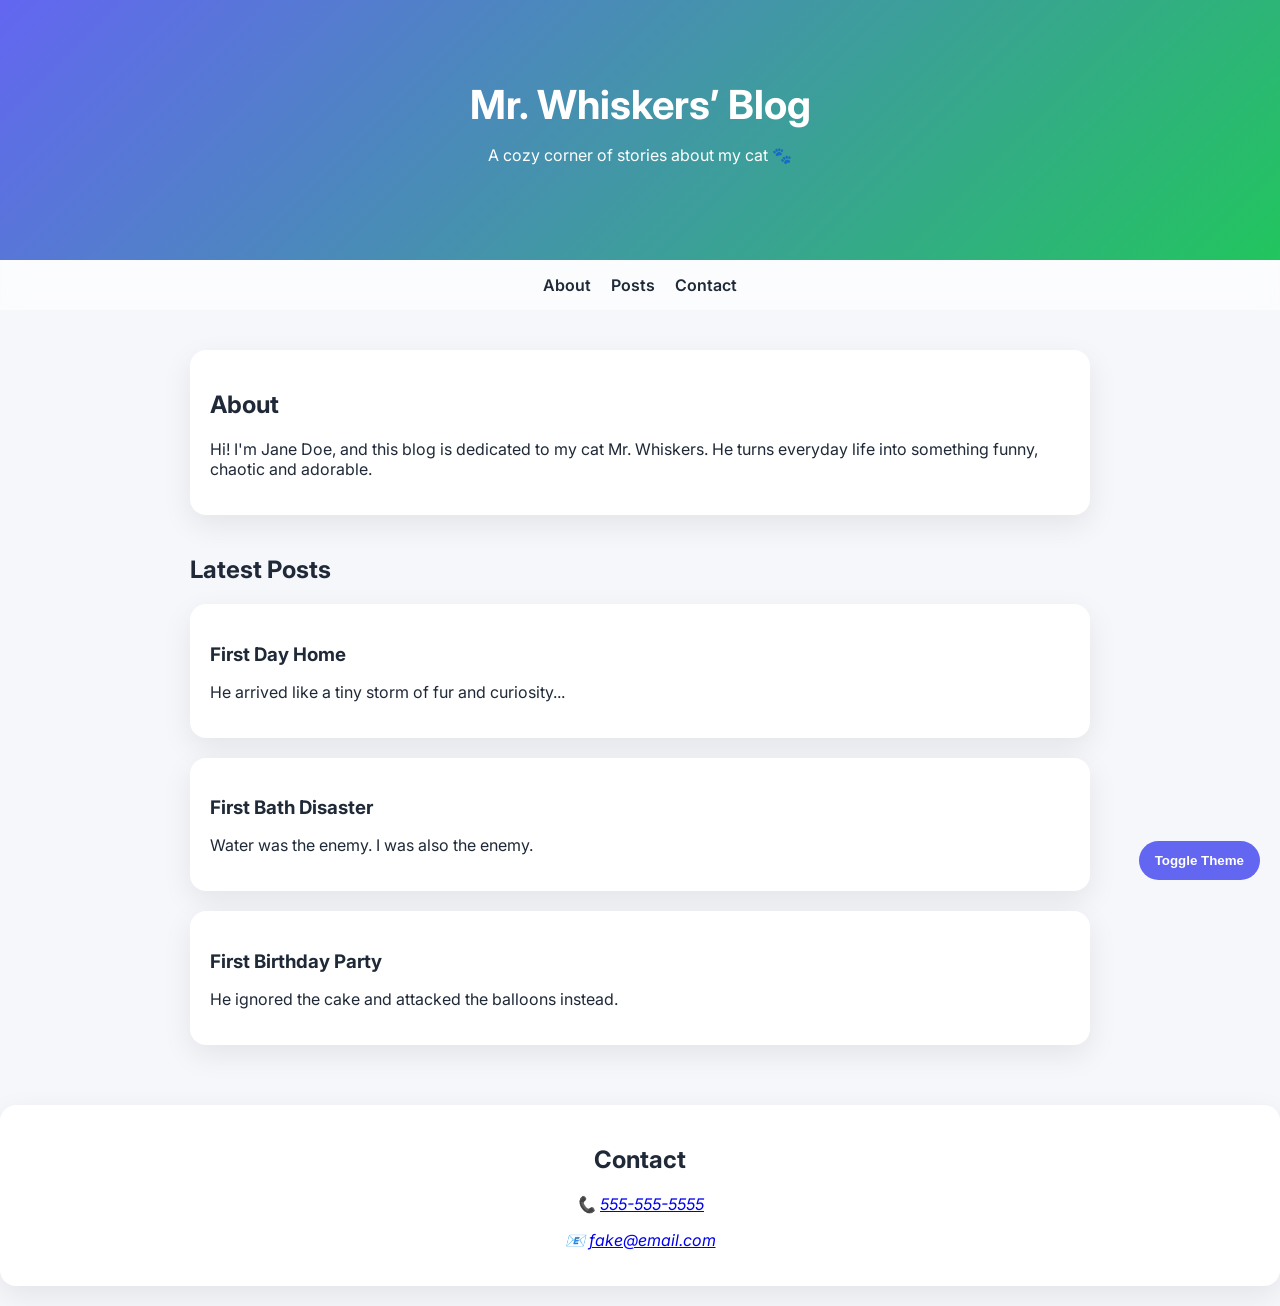
<file: Basic HTML/10. CatBlog/index.html>
<!DOCTYPE html>
<html lang="en">
  <head>
    <title>Mr. Whiskers' Blog</title>
    <meta charset="UTF-8" />
    <meta name="viewport" content="width=device-width, initial-scale=1.0" />

    <!-- Font moderna -->
    <link rel="preconnect" href="https://fonts.googleapis.com">
    <link href="https://fonts.googleapis.com/css2?family=Inter:wght@300;400;600;700&display=swap" rel="stylesheet">

    <link rel="stylesheet" href="styles.css" />
  </head>

  <body>
    <header class="hero">
      <div class="hero-content">
        <h1>Mr. Whiskers’ Blog</h1>
        <p>A cozy corner of stories about my cat 🐾</p>
      </div>
    </header>

    <nav>
      <a href="#about">About</a>
      <a href="#posts">Posts</a>
      <a href="#contact">Contact</a>
    </nav>

    <main>
      <section id="about" class="card">
        <h2>About</h2>
        <p>
          Hi! I'm Jane Doe, and this blog is dedicated to my cat Mr. Whiskers.
          He turns everyday life into something funny, chaotic and adorable.
        </p>
      </section>

      <section id="posts">
        <h2 class="section-title">Latest Posts</h2>

        <article class="card post">
          <h3>First Day Home</h3>
          <p>He arrived like a tiny storm of fur and curiosity...</p>
        </article>

        <article class="card post">
          <h3>First Bath Disaster</h3>
          <p>Water was the enemy. I was also the enemy.</p>
        </article>

        <article class="card post">
          <h3>First Birthday Party</h3>
          <p>He ignored the cake and attacked the balloons instead.</p>
        </article>
      </section>
    </main>

    <footer class="card footer" id="contact">
      <h2>Contact</h2>
      <address>
        <p>📞 <a href="tel:5555555555">555-555-5555</a></p>
        <p>📧 <a href="mailto:fake@email.com">fake@email.com</a></p>
      </address>
    </footer>

    <button id="themeBtn">Toggle Theme</button>

    <script src="script.js"></script>
  </body>
</html>
</file>
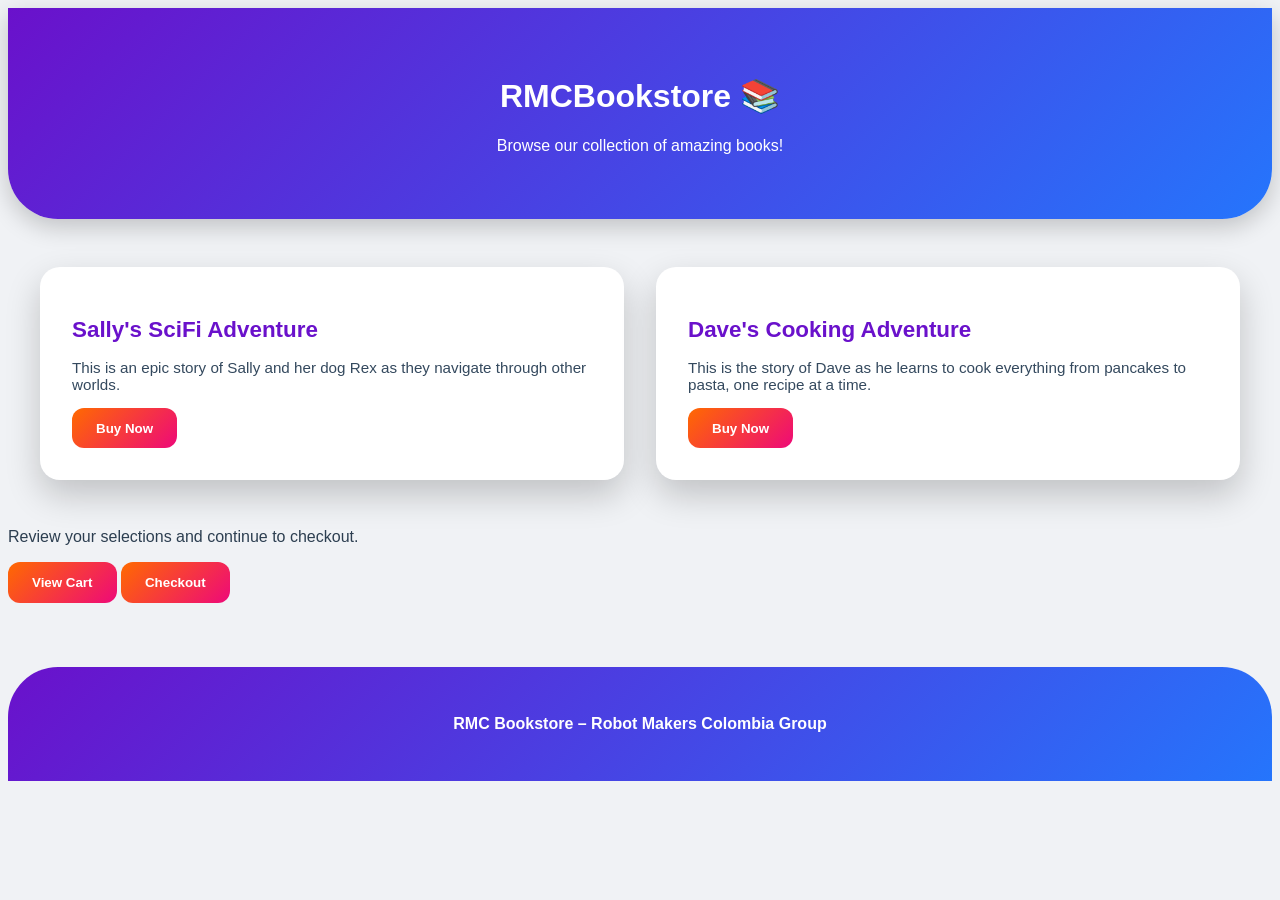
<file: Basic HTML/3. BookStore/index.html>
<!DOCTYPE html>
<html lang="en">
<head>
  <meta charset="UTF-8" />
  <title>BookStore RMC</title>
  <link rel="stylesheet" href="style.css">
</head>

<body>
  <header>
    <h1>RMCBookstore 📚</h1>
    <p>Browse our collection of amazing books!</p>
  </header>
  
  <main>
    <section class="card-container">
      <div class="card" id="sally-adventure-book">
        <h2>Sally's SciFi Adventure</h2>
        <p>This is an epic story of Sally and her dog Rex as they navigate through other worlds.</p>
        <button class="btn">Buy Now</button>
      </div>

      <div class="card" id="dave-cooking-book">
        <h2>Dave's Cooking Adventure</h2>
        <p>This is the story of Dave as he learns to cook everything from pancakes to pasta, one recipe at a time.</p>
        <button class="btn">Buy Now</button>
      </div>
    </section>

    <p class="checkout-note">Review your selections and continue to checkout.</p>

    <section class="btn-container">
      <button class="btn" id="view-cart-btn">View Cart</button>
      <button class="btn" id="checkout-btn">Checkout</button>
    </section>
  </main>

  <footer>
    <p>RMC Bookstore – Robot Makers Colombia Group</p>
  </footer>
</body>
</html>
</file>
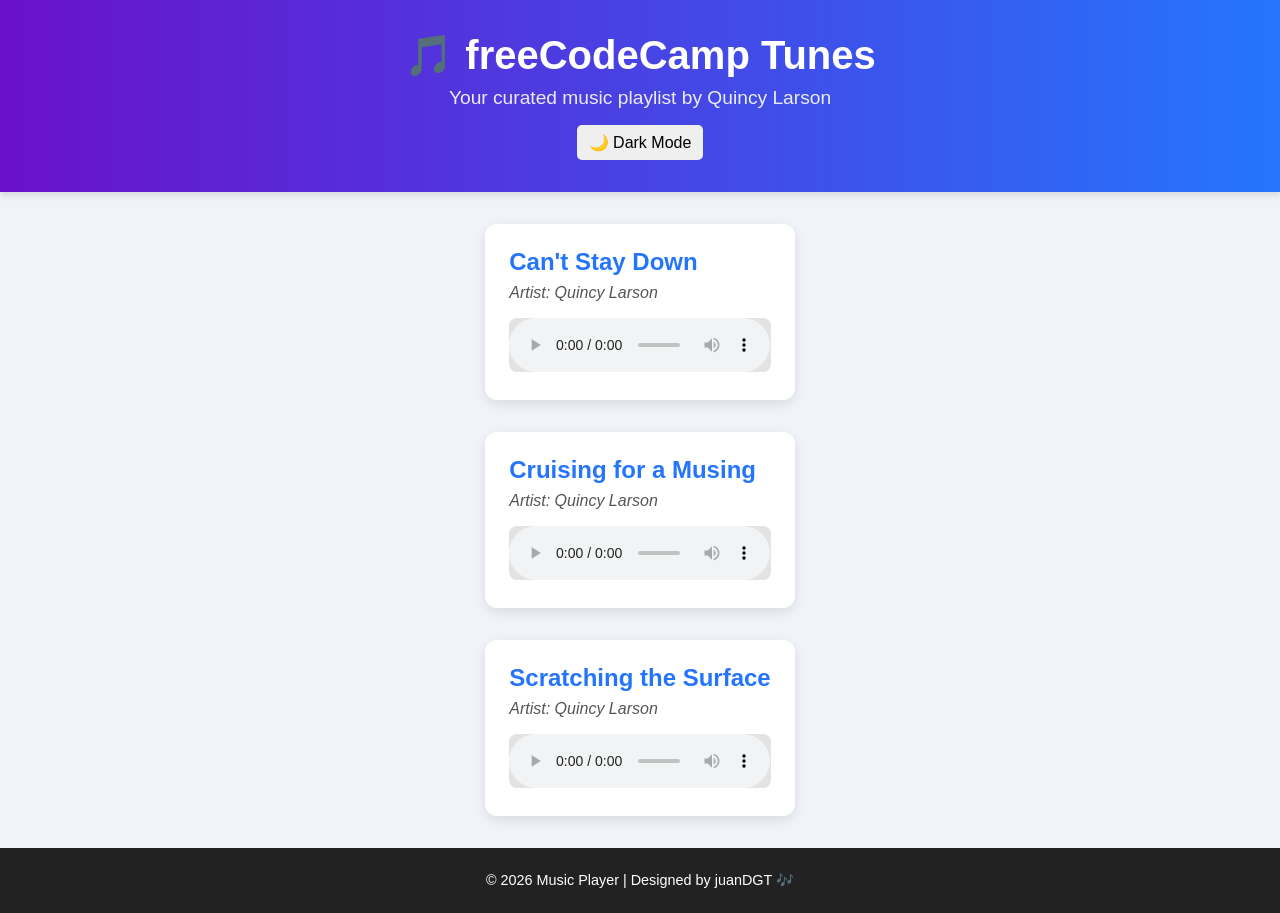
<file: Basic HTML/5. Music Player/index.html>
<!DOCTYPE html>
<html lang="en">
<head>
  <meta charset="UTF-8">
  <title>freeCodeCamp Tunes</title>
  <link rel="stylesheet" href="styles.css">
</head>
<body>

  <header>
    <h1>🎵 freeCodeCamp Tunes</h1>
    <p>Your curated music playlist by Quincy Larson</p>
  </header>

  <main>
    <section class="song">
      <h2>Can't Stay Down</h2>
      <p>Artist: Quincy Larson</p>
      <audio src="https://cdn.freecodecamp.org/curriculum/js-music-player/can't-stay-down.mp3" loop controls></audio>
    </section>

    <section class="song">
      <h2>Cruising for a Musing</h2>
      <p>Artist: Quincy Larson</p>
      <audio src="https://cdn.freecodecamp.org/curriculum/js-music-player/cruising-for-a-musing.mp3" loop controls></audio>
    </section>

    <section class="song">
      <h2>Scratching the Surface</h2>
      <p>Artist: Quincy Larson</p>
      <audio src="https://cdn.freecodecamp.org/curriculum/js-music-player/scratching-the-surface.mp3" loop controls></audio>
    </section>
  </main>

  <footer>
    <p>© 2026 Music Player | Designed by juanDGT 🎶</p>
  </footer>

  <script src="script.js"></script>
</body>
</html>
</file>
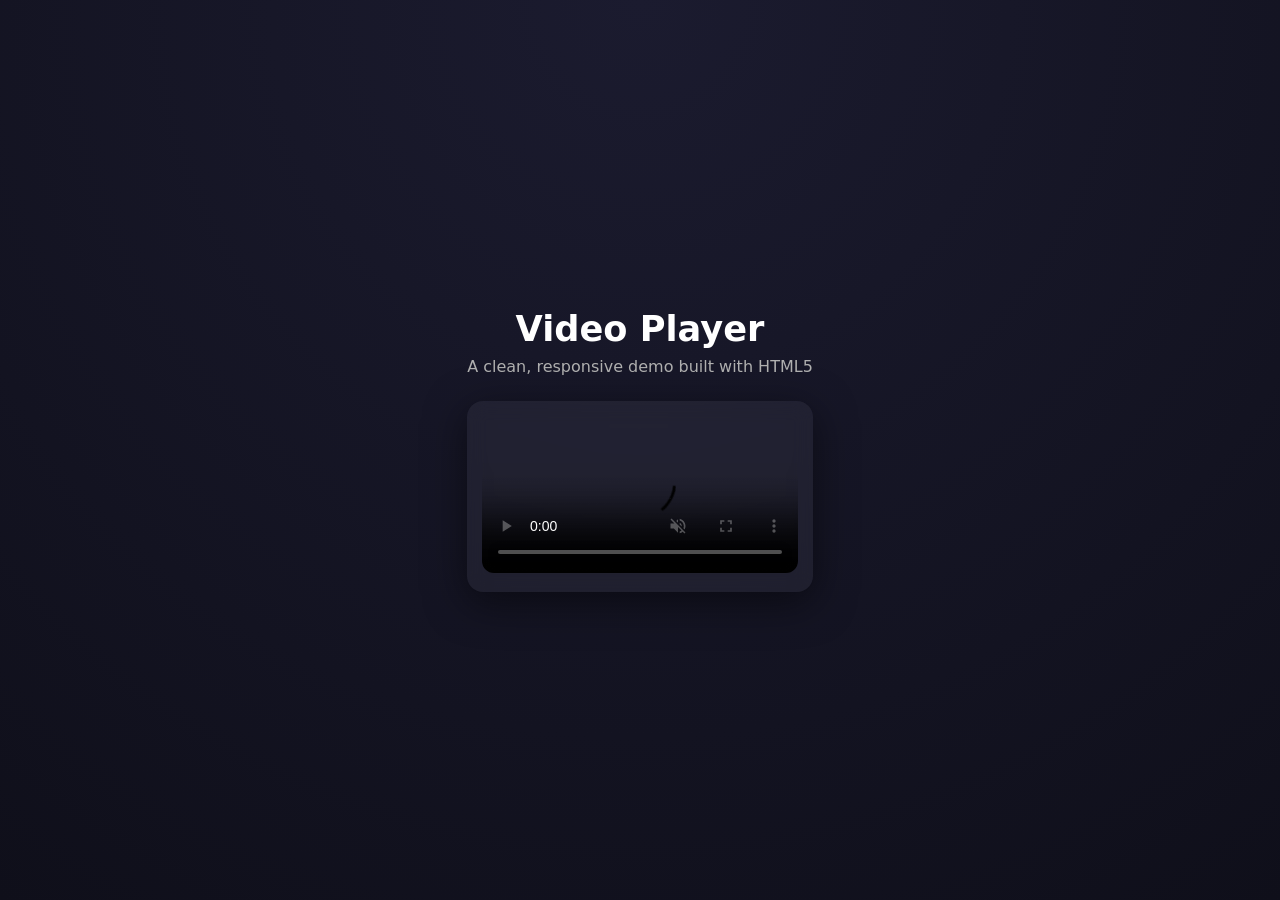
<file: Basic HTML/6. Video Player/index.html>
<!DOCTYPE html>
<html lang="en">
<head>
  <meta charset="UTF-8">
  <meta name="viewport" content="width=device-width, initial-scale=1.0">
  <title>Modern Video Player</title>
  <link rel="stylesheet" href="styles.css">
</head>
<body>

  <main class="container">

    <h1 class="title">Video Player</h1>
    <p class="subtitle">A clean, responsive demo built with HTML5</p>

    <div class="video-card">

      <video 
        class="video"
        width="100%" 
        loop 
        controls 
        muted 
        poster="https://cdn.freecodecamp.org/curriculum/labs/past-event2.jpg">

        <source 
          src="https://cdn.freecodecamp.org/curriculum/labs/what-is-the-map-method-and-how-does-it-work.mp4" 
          type="video/mp4" />

        <source 
          src="https://cdn.freecodecamp.org/curriculum/labs/mapmethod.webm" 
          type="video/webm" />

        <source 
          src="https://cdn.freecodecamp.org/curriculum/labs/mapmethod.ogg" 
          type="video/ogg" />

        <source 
          src="https://cdn.freecodecamp.org/curriculum/labs/mapmethod.mov" 
          type="video/quicktime" />

      </video>

    </div>

  </main>

  <script src="script.js"></script>
</body>
</html>
</file>
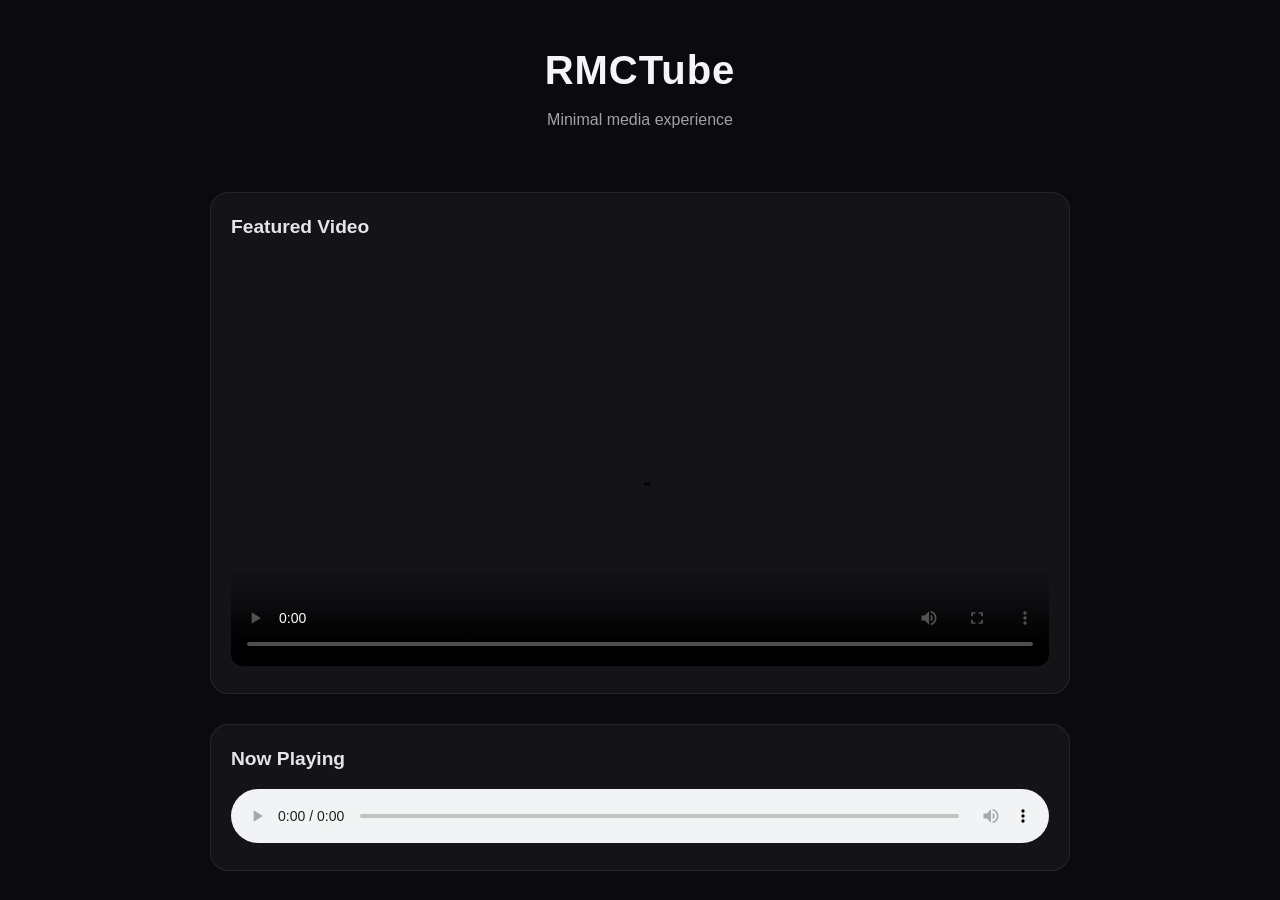
<file: Basic HTML/7. RMCTube/index.html>
<!DOCTYPE html>
<html lang="en">
<head>
  <meta charset="UTF-8">
  <meta name="viewport" content="width=device-width, initial-scale=1.0">
  <title>RMCTube</title>
  <link rel="stylesheet" href="styles.css">
</head>
<body>

  <header class="header">
    <h1>RMCTube</h1>
    <p>Minimal media experience</p>
  </header>

  <main class="container">

    <!-- VIDEO SECTION -->
    <section class="card">
      <h2>Featured Video</h2>

      <video controls width="640" class="media" poster="https://cdn.freecodecamp.org/curriculum/labs/past-event2.jpg">
        <source 
          src="https://cdn.freecodecamp.org/curriculum/labs/what-is-the-map-method-and-how-does-it-work.mp4" 
          type="video/mp4">
      </video>
    </section>

    <!-- AUDIO SECTION -->
    <section class="card">
      <h2>Now Playing</h2>

      <audio controls loop class="media">
        <source src="https://cdn.freecodecamp.org/curriculum/js-music-player/sailing-away.mp3" type="audio/mp3">
        <source src="https://cdn.freecodecamp.org/curriculum/js-music-player/we-are-going-to-make-it.mp3" type="audio/mp3">
      </audio>

    </section>
    
  </main>

</body>
</html>
</file>
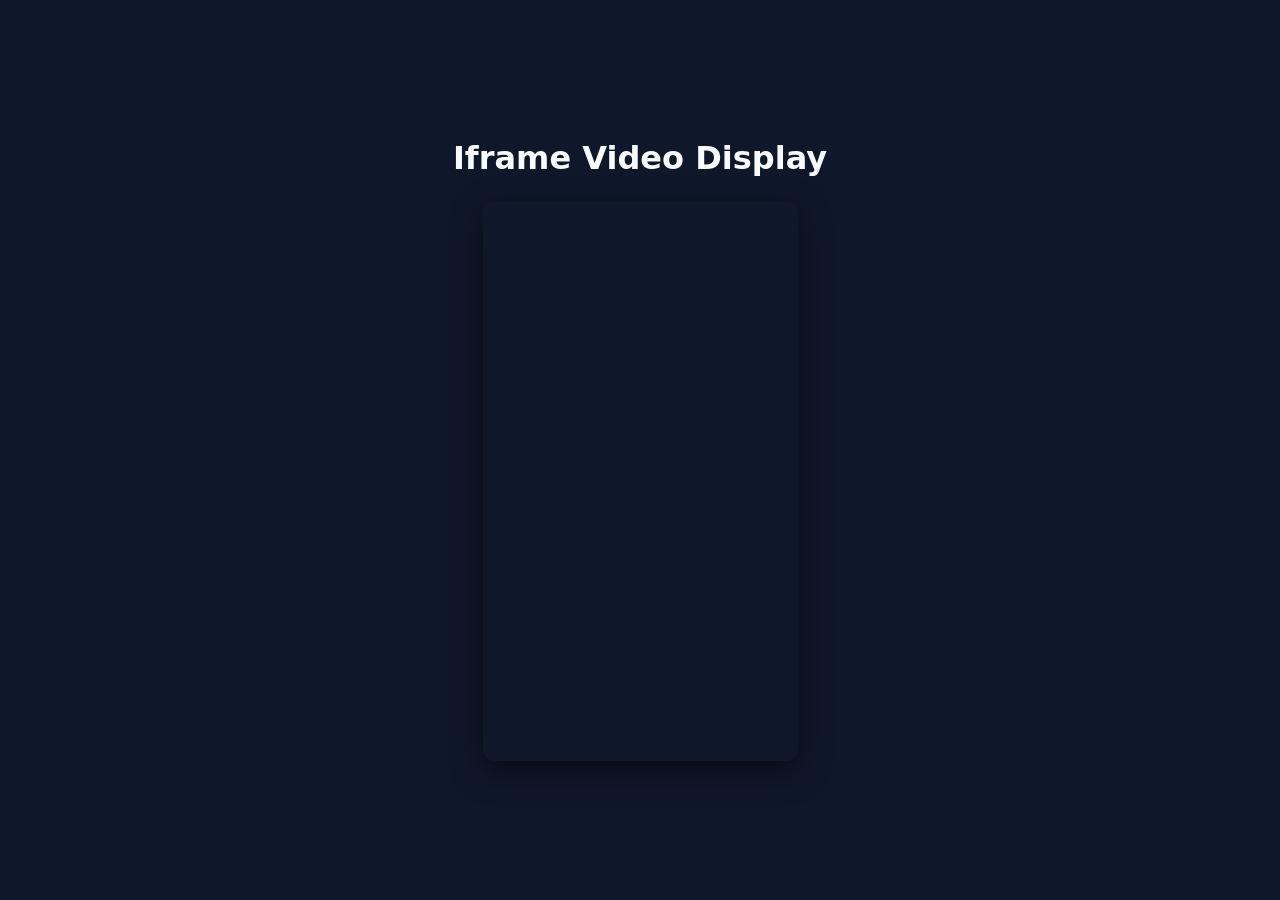
<file: Basic HTML/8. Iframe Video/index.html>
<!doctype html>
<html lang="en">
  <head>
    <meta charset="UTF-8" />
    <meta name="viewport" content="width=device-width, initial-scale=1.0" />
    <title>Iframe Video Display</title>
    <link rel="stylesheet" href="styles.css" />
  </head>

  <body>
    <main class="container">
      <h1 class="title">Iframe Video Display</h1>

      <section class="video-wrapper">
        <iframe
          class="video"
          width="315"
          height="560"
          src="https://www.youtube.com/embed/hprRjKZTipA"
          title="Embedded YouTube video"
          allow="accelerometer autoplay clipboard-write encrypted-media gyroscope web-share"
          referrerpolicy="strict-origin-when-cross-origin"
          allowfullscreen
        ></iframe>
      </section>
    </main>

    <script src="script.js"></script>
  </body>
</html>
</file>
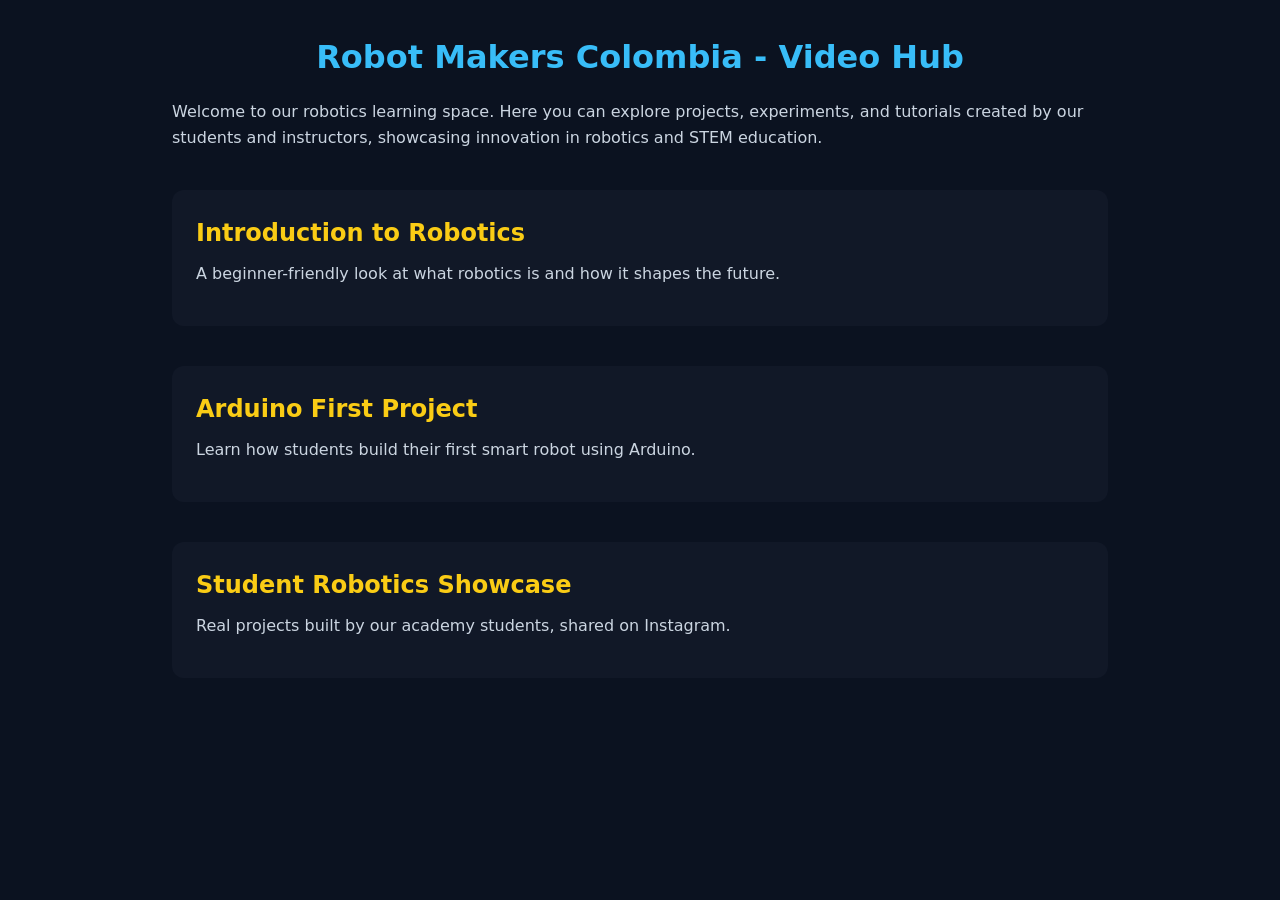
<file: Basic HTML/9. Video Compilation/index.html>
<!doctype html>
<html lang="en">
  <head>
    <meta charset="UTF-8" />
    <meta name="viewport" content="width=device-width, initial-scale=1.0" />
    <title>Robot Makers Colombia - Video Hub</title>
    <link rel="stylesheet" href="styles.css" />
  </head>

  <body>
    <main class="container">
      <h1>Robot Makers Colombia - Video Hub</h1>

      <p>
        Welcome to our robotics learning space. Here you can explore projects,
        experiments, and tutorials created by our students and instructors,
        showcasing innovation in robotics and STEM education.
      </p>

      <!-- SECTION 1 -->
      <section>
        <h2>Introduction to Robotics</h2>
        <p>
          A beginner-friendly look at what robotics is and how it shapes the future.
        </p>

        <!-- Instagram Embed -->
        <blockquote
          class="instagram-media"
          data-instgrm-permalink="https://www.instagram.com/p/DPVSGtODg0S/"
          data-instgrm-version="14"
        ></blockquote>
      </section>

      <!-- SECTION 2 -->
      <section>
        <h2>Arduino First Project</h2>
        <p>
          Learn how students build their first smart robot using Arduino.
        </p>

         <!-- Instagram Embed -->
        <blockquote
          class="instagram-media"
          data-instgrm-permalink="https://www.instagram.com/p/DJqMse1OJwV/"
          data-instgrm-version="14"
        ></blockquote>
      </section>

      <!-- SECTION 3 (INSTAGRAM) -->
      <section>
        <h2>Student Robotics Showcase</h2>
        <p>
          Real projects built by our academy students, shared on Instagram.
        </p>

        <!-- Instagram Embed -->
        <blockquote
          class="instagram-media"
          data-instgrm-permalink="https://www.instagram.com/p/DKYOUmwo9Um/"
          data-instgrm-version="14"
        ></blockquote>

      </section>
    </main>

    <!-- Instagram script -->
    <script async src="//www.instagram.com/embed.js"></script>
    <script src="script.js"></script>
  </body>
</html>
</file>
<file: Basic HTML/10. CatBlog/styles.css>
:root {
  --bg: #f6f7fb;
  --card: #ffffff;
  --text: #1f2937;
  --muted: #6b7280;
  --accent: #6366f1;
}

body.dark {
  --bg: #0f172a;
  --card: #1e293b;
  --text: #f1f5f9;
  --muted: #94a3b8;
  --accent: #22c55e;
}

body {
  margin: 0;
  font-family: "Inter", sans-serif;
  background: var(--bg);
  color: var(--text);
  transition: 0.3s;
}

/* HERO */
.hero {
  height: 260px;
  display: flex;
  align-items: center;
  justify-content: center;
  background: linear-gradient(135deg, #6366f1, #22c55e);
  color: white;
  text-align: center;
}

.hero h1 {
  font-size: 2.5rem;
  margin: 0;
}

/* NAV */
nav {
  display: flex;
  justify-content: center;
  gap: 20px;
  padding: 15px;
  background: rgba(255,255,255,0.6);
  backdrop-filter: blur(10px);
  position: sticky;
  top: 0;
}

nav a {
  text-decoration: none;
  color: var(--text);
  font-weight: 600;
}

nav a:hover {
  color: var(--accent);
}

/* LAYOUT */
main {
  max-width: 900px;
  margin: auto;
  padding: 20px;
}

/* CARDS */
.card {
  background: var(--card);
  padding: 20px;
  border-radius: 16px;
  margin: 20px 0;
  box-shadow: 0 10px 30px rgba(0,0,0,0.08);
  transition: transform 0.2s ease;
}

.card:hover {
  transform: translateY(-5px);
}

/* POSTS */
.section-title {
  margin-top: 40px;
}

.post h3 {
  margin-bottom: 10px;
}

/* FOOTER */
.footer {
  text-align: center;
}

/* BUTTON */
#themeBtn {
  position: fixed;
  bottom: 20px;
  right: 20px;
  padding: 12px 16px;
  border: none;
  border-radius: 999px;
  background: var(--accent);
  color: white;
  cursor: pointer;
  font-weight: bold;
}
</file>
<file: Basic HTML/3. BookStore/style.css>
body {
  font-family: 'Poppins', sans-serif;
  background: #f0f2f5;
  color: #2c3e50;
}

header {
  text-align: center;
  padding: 3rem 1rem;
  background: linear-gradient(135deg, #6a11cb, #2575fc);
  color: #fff;
  box-shadow: 0 8px 25px rgba(0,0,0,0.2);
  border-bottom-left-radius: 50px;
  border-bottom-right-radius: 50px;
}

.card-container {
  display: grid;
  grid-template-columns: repeat(auto-fit, minmax(250px, 1fr));
  gap: 2rem;
  max-width: 1200px;
  margin: 3rem auto;
}

.card {
  background: #fff;
  border-radius: 20px;
  padding: 2rem;
  box-shadow: 0 15px 35px rgba(0,0,0,0.2);
  transition: transform 0.4s ease, box-shadow 0.4s ease;
}

.card:hover {
  transform: translateY(-10px) scale(1.03);
  box-shadow: 0 25px 50px rgba(0,0,0,0.25);
}

.card h2 {
  color: #6a11cb;
  margin-bottom: 0.5rem;
  font-size: 1.4rem;
}

.card p {
  color: #34495e;
  font-size: 0.95rem;
}

.btn {
  background: linear-gradient(135deg, #ff6a00, #ee0979);
  border: none;
  color: #fff;
  padding: 0.8rem 1.5rem;
  border-radius: 12px;
  cursor: pointer;
  font-weight: 700;
  transition: transform 0.3s ease, box-shadow 0.3s ease;
}

.btn:hover {
  transform: scale(1.08);
  box-shadow: 0 10px 25px rgba(0,0,0,0.25);
}

footer {
  text-align: center;
  padding: 2rem;
  background: linear-gradient(135deg, #6a11cb, #2575fc);
  color: #fff;
  margin-top: 4rem;
  font-weight: 600;
  border-top-left-radius: 50px;
  border-top-right-radius: 50px;
}
</file>
<file: Basic HTML/5. Music Player/styles.css>
/* Reset básico */
* {
  margin: 0;
  padding: 0;
  box-sizing: border-box;
  font-family: 'Segoe UI', Tahoma, Geneva, Verdana, sans-serif;
}

body {
  background: #f0f4f8;
  color: #222;
  display: flex;
  flex-direction: column;
  min-height: 100vh;
}

/* Header */
header {
  background: linear-gradient(to right, #6a11cb, #2575fc);
  color: #fff;
  text-align: center;
  padding: 2rem 1rem;
  box-shadow: 0 4px 6px rgba(0,0,0,0.1);
}

header h1 {
  font-size: 2.5rem;
  margin-bottom: 0.5rem;
}

header p {
  font-size: 1.2rem;
  opacity: 0.9;
}

/* Main content */
main {
  flex: 1;
  padding: 2rem 1rem;
  display: flex;
  flex-direction: column;
  gap: 2rem;
  max-width: 700px;
  margin: 0 auto;
}

.song {
  background: #fff;
  padding: 1.5rem;
  border-radius: 12px;
  box-shadow: 0 4px 12px rgba(0,0,0,0.1);
  transition: transform 0.3s;
}

.song:hover {
  transform: translateY(-5px);
}

.song h2 {
  margin-bottom: 0.5rem;
  color: #2575fc;
}

.song p {
  margin-bottom: 1rem;
  font-style: italic;
  color: #555;
}

audio {
  width: 100%;
  outline: none;
  border-radius: 8px;
  background: #e3e3e3;
}

/* Footer */
footer {
  text-align: center;
  padding: 1.5rem;
  background: #222;
  color: #fff;
  font-size: 0.9rem;
}

/* Dark Mode */
body.dark {
  background: #121212;
  color: #eee;
}

body.dark header {
  background: linear-gradient(to right, #222, #444);
}

body.dark .song {
  background: #1e1e1e;
}

body.dark .song h2 {
  color: #57a6ff;
}

body.dark .song p {
  color: #ccc;
}

body.dark footer {
  background: #111;
}
</file>
<file: Basic HTML/6. Video Player/styles.css>
/* Reset básico */
* {
  margin: 0;
  padding: 0;
  box-sizing: border-box;
}

body {
  font-family: system-ui, Arial, sans-serif;
  background: radial-gradient(circle at top, #1b1b2f, #0f0f1a);
  color: #fff;
  min-height: 100vh;
  display: flex;
  justify-content: center;
  align-items: center;
}

/* Contenedor principal */
.container {
  text-align: center;
  max-width: 900px;
  padding: 20px;
}

/* Títulos */
.title {
  font-size: 2.2rem;
  margin-bottom: 8px;
}

.subtitle {
  color: #b0b0b0;
  margin-bottom: 25px;
  font-size: 1rem;
}

/* Card del video */
.video-card {
  background: rgba(255, 255, 255, 0.05);
  padding: 15px;
  border-radius: 16px;
  backdrop-filter: blur(10px);
  box-shadow: 0 10px 40px rgba(0,0,0,0.5);
  transition: transform 0.3s ease;
}

.video-card:hover {
  transform: scale(1.02);
}

/* Video */
.video {
  border-radius: 12px;
  outline: none;
}
</file>
<file: Basic HTML/7. RMCTube/styles.css>
/* Base reset */
* {
  margin: 0;
  padding: 0;
  box-sizing: border-box;
}

body {
  font-family: -apple-system, BlinkMacSystemFont, "Segoe UI", Roboto, sans-serif;
  background: #0b0b0f;
  color: #f5f5f7;
  line-height: 1.5;
}

/* Header */
.header {
  text-align: center;
  padding: 40px 20px;
}

.header h1 {
  font-size: 2.5rem;
  font-weight: 600;
  letter-spacing: 1px;
}

.header p {
  color: #a1a1a6;
  margin-top: 8px;
}

/* Layout */
.container {
  max-width: 900px;
  margin: 0 auto;
  padding: 20px;
  display: grid;
  gap: 30px;
}

/* Cards */
.card {
  background: rgba(255, 255, 255, 0.04);
  border: 1px solid rgba(255, 255, 255, 0.08);
  border-radius: 18px;
  padding: 20px;
  backdrop-filter: blur(10px);
}

/* Titles */
.card h2 {
  font-size: 1.2rem;
  margin-bottom: 15px;
  color: #e5e5e7;
}

/* Media */
.media {
  width: 100%;
  border-radius: 12px;
  outline: none;
}
</file>
<file: Basic HTML/8. Iframe Video/styles.css>
* {
  margin: 0;
  padding: 0;
  box-sizing: border-box;
}

body {
  font-family: system-ui, sans-serif;
  background-color: #0f172a;
  color: #f8fafc;
  display: flex;
  justify-content: center;
  align-items: center;
  min-height: 100vh;
}

.container {
  text-align: center;
  padding: 2rem;
}

.title {
  font-size: 2rem;
  margin-bottom: 1.5rem;
}

.video-wrapper {
  display: flex;
  justify-content: center;
}

.video {
  border: none;
  border-radius: 12px;
  box-shadow: 0 10px 30px rgba(0,0,0,0.5);
  max-width: 100%;
}
</file>
<file: Basic HTML/9. Video Compilation/styles.css>
* {
  margin: 0;
  padding: 0;
  box-sizing: border-box;
}

body {
  font-family: system-ui, sans-serif;
  background: #0b1220;
  color: #e5e7eb;
  line-height: 1.6;
}

.container {
  max-width: 1000px;
  margin: auto;
  padding: 2rem;
}

h1 {
  text-align: center;
  margin-bottom: 1rem;
  color: #38bdf8;
}

p {
  margin-bottom: 1rem;
  color: #cbd5e1;
}

section {
  margin-top: 2.5rem;
  padding: 1.5rem;
  background: #111827;
  border-radius: 12px;
}

h2 {
  margin-bottom: 0.5rem;
  color: #facc15;
}

iframe {
  width: 100%;
  max-width: 560px;
  border: none;
  border-radius: 10px;
  margin-top: 1rem;
}
</file>
